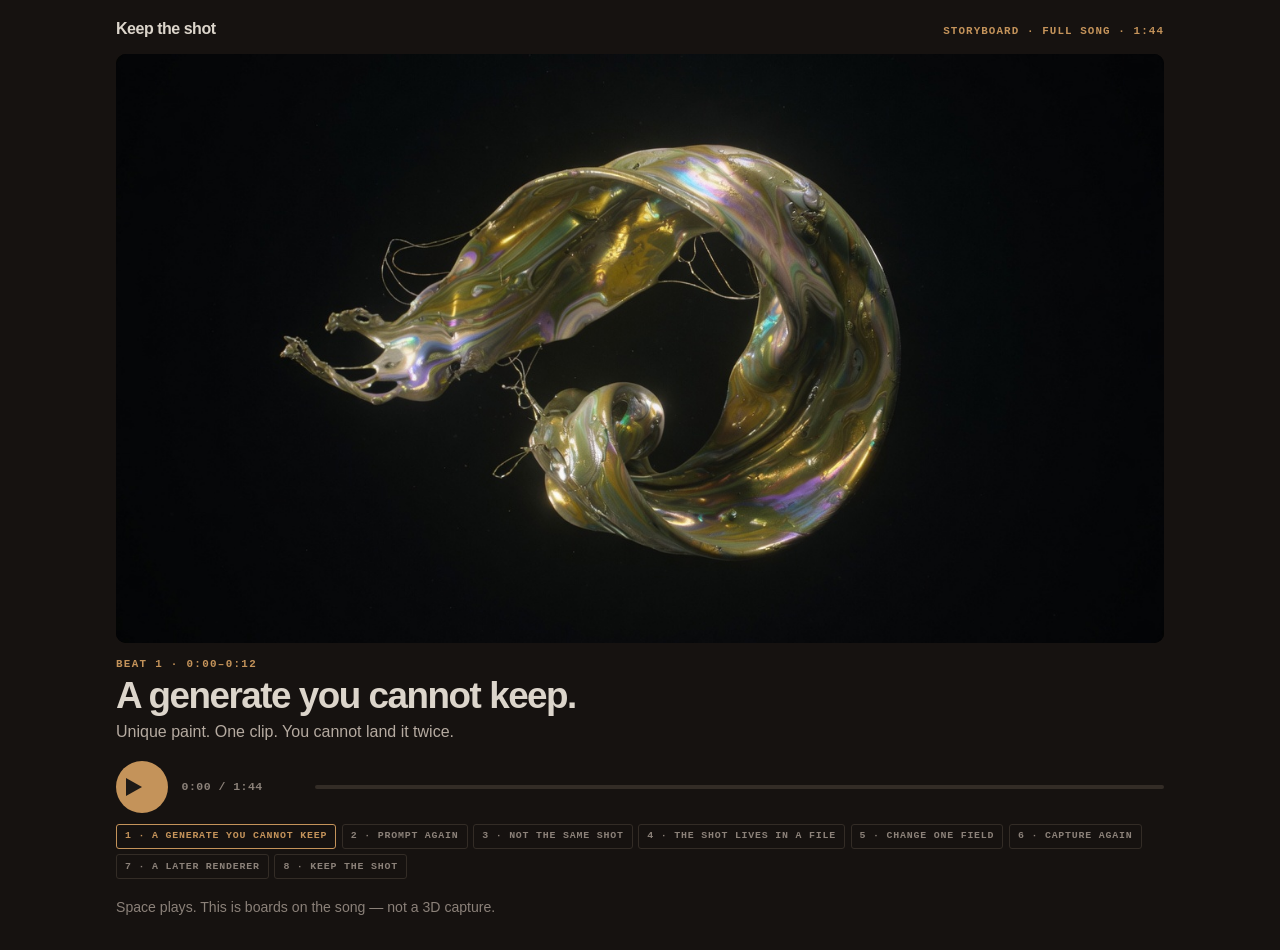
<file: examples/eidos-ident/site/keep/index.html>
<!doctype html>
<html lang="en">
<head>
  <meta charset="utf-8">
  <meta name="viewport" content="width=device-width, initial-scale=1">
  <title>Keep the shot — storyboard</title>
  <style>
    :root {
      --bg: #161210;
      --ink: #dcd5cb;
      --ink-mid: #b5aaa0;
      --ink-soft: #8b8179;
      --accent: #c4935a;
      --line: #332c26;
      --sans: "Space Grotesk", -apple-system, "Segoe UI", sans-serif;
      --mono: ui-monospace, "SF Mono", Menlo, monospace;
    }
    * { box-sizing: border-box; }
    html, body { margin: 0; background: var(--bg); color: var(--ink); font: 400 16px/1.4 var(--sans); }
    .wrap { max-width: 1080px; margin: 0 auto; padding: 1.1rem 1rem 2rem; }
    .bar { display: flex; justify-content: space-between; align-items: baseline; gap: 1rem; margin-bottom: 0.85rem; }
    .bar b { letter-spacing: -0.03em; }
    .bar span { font: 700 0.68rem/1 var(--mono); letter-spacing: 0.1em; text-transform: uppercase; color: var(--accent); }
    .stage { position: relative; background: #000; border-radius: 10px; overflow: hidden; aspect-ratio: 16/9; }
    .stage img { display: block; width: 100%; height: 100%; object-fit: contain; background: #000; }
    .caption { margin-top: 1rem; min-height: 5.2rem; }
    .kicker { margin: 0 0 0.35rem; font: 700 0.68rem/1 var(--mono); letter-spacing: 0.12em; text-transform: uppercase; color: var(--accent); }
    h1 { margin: 0 0 0.35rem; font: 700 clamp(1.5rem, 4vw, 2.3rem)/1.08 var(--sans); letter-spacing: -0.04em; }
    .lede { margin: 0; color: var(--ink-mid); max-width: 38rem; }
    .rail { margin-top: 1.1rem; display: flex; align-items: center; gap: 0.85rem; }
    button.go {
      width: 52px; height: 52px; border: 0; border-radius: 50%;
      background: var(--accent); color: #1e1a17; cursor: pointer; font-size: 0;
      flex-shrink: 0;
    }
    button.go::before {
      content: ""; display: block; margin: 0 auto;
      width: 0; height: 0;
      border-style: solid; border-width: 9px 0 9px 16px;
      border-color: transparent transparent transparent #1e1a17;
      margin-left: 4px;
    }
    button.go.on::before {
      width: 12px; height: 14px; border: 0; background:
        linear-gradient(#1e1a17,#1e1a17) 0 0/4px 100% no-repeat,
        linear-gradient(#1e1a17,#1e1a17) 8px 0/4px 100% no-repeat;
      margin-left: 0;
    }
    .time { font: 700 0.72rem/1 var(--mono); color: var(--ink-soft); letter-spacing: 0.04em; min-width: 7.5rem; }
    .barline { flex: 1; height: 4px; background: var(--line); border-radius: 99px; overflow: hidden; cursor: pointer; }
    .barline > i { display: block; height: 100%; width: 0; background: var(--accent); }
    .beats { display: flex; gap: 0.35rem; margin-top: 0.7rem; flex-wrap: wrap; }
    .beats button {
      border: 1px solid var(--line); background: transparent; color: var(--ink-soft);
      font: 700 0.62rem/1 var(--mono); letter-spacing: 0.08em; text-transform: uppercase;
      padding: 0.4rem 0.5rem; border-radius: 3px; cursor: pointer;
    }
    .beats button.on { color: var(--accent); border-color: var(--accent); }
    p.hint { margin: 1.2rem 0 0; color: var(--ink-soft); font-size: 0.88rem; }
  </style>
</head>
<body>
  <div class="wrap">
    <div class="bar">
      <b>Keep the shot</b>
      <span>Storyboard · full song · 1:44</span>
    </div>
    <div class="stage"><img id="frame" alt=""></div>
    <div class="caption">
      <p class="kicker" id="kicker"></p>
      <h1 id="title"></h1>
      <p class="lede" id="lede"></p>
    </div>
    <div class="rail">
      <button class="go" id="go" type="button" aria-label="Play"></button>
      <span class="time" id="clock">0:00 / 1:44</span>
      <div class="barline" id="seek"><i id="fill"></i></div>
    </div>
    <div class="beats" id="beats"></div>
    <p class="hint">Space plays. This is boards on the song — not a 3D capture.</p>
  </div>
  <audio id="bed" src="audio/track-1.m4a" preload="auto"></audio>
  <script>
    fetch("boards.json").then(function (r) { return r.json(); }).then(boot);
    function fmt(t) {
      t = Math.max(0, Math.min(t, 104.46));
      var m = Math.floor(t / 60), s = Math.floor(t % 60);
      return m + ":" + String(s).padStart(2, "0");
    }
    function boot(data) {
      var boards = data.boards;
      var bed = document.getElementById("bed");
      var frame = document.getElementById("frame");
      var title = document.getElementById("title");
      var lede = document.getElementById("lede");
      var kicker = document.getElementById("kicker");
      var clock = document.getElementById("clock");
      var fill = document.getElementById("fill");
      var go = document.getElementById("go");
      var beats = document.getElementById("beats");
      var cur = -1;
      boards.forEach(function (b, i) {
        var btn = document.createElement("button");
        btn.type = "button";
        btn.textContent = (i + 1) + " · " + b.title.replace(/\.$/, "");
        btn.addEventListener("click", function () { bed.currentTime = b.t + 0.05; if (bed.paused) bed.play(); });
        beats.appendChild(btn);
      });
      function show(t) {
        var b = boards[0];
        var idx = 0;
        for (var i = 0; i < boards.length; i++) {
          if (t >= boards[i].t && t < boards[i].end) { b = boards[i]; idx = i; }
        }
        if (t >= boards[boards.length - 1].end) { b = boards[boards.length - 1]; idx = boards.length - 1; }
        if (idx !== cur) {
          cur = idx;
          frame.src = b.src;
          title.textContent = b.title;
          lede.textContent = b.lede;
          kicker.textContent = "Beat " + b.scene + " · " + fmt(b.t) + "–" + fmt(b.end);
          Array.prototype.forEach.call(beats.children, function (el, i) {
            el.classList.toggle("on", i === idx);
          });
        }
        clock.textContent = fmt(t) + " / 1:44";
        fill.style.width = (100 * t / 104.46) + "%";
      }
      show(0);
      bed.addEventListener("timeupdate", function () { show(bed.currentTime); });
      bed.addEventListener("play", function () { go.classList.add("on"); });
      bed.addEventListener("pause", function () { go.classList.remove("on"); });
      go.addEventListener("click", function () { if (bed.paused) bed.play(); else bed.pause(); });
      document.getElementById("seek").addEventListener("click", function (e) {
        var r = e.currentTarget.getBoundingClientRect();
        bed.currentTime = ((e.clientX - r.left) / r.width) * 104.46;
      });
      document.addEventListener("keydown", function (e) {
        if (e.code === "Space") { e.preventDefault(); if (bed.paused) bed.play(); else bed.pause(); }
      });
    }
  </script>
</body>
</html>
</file>
